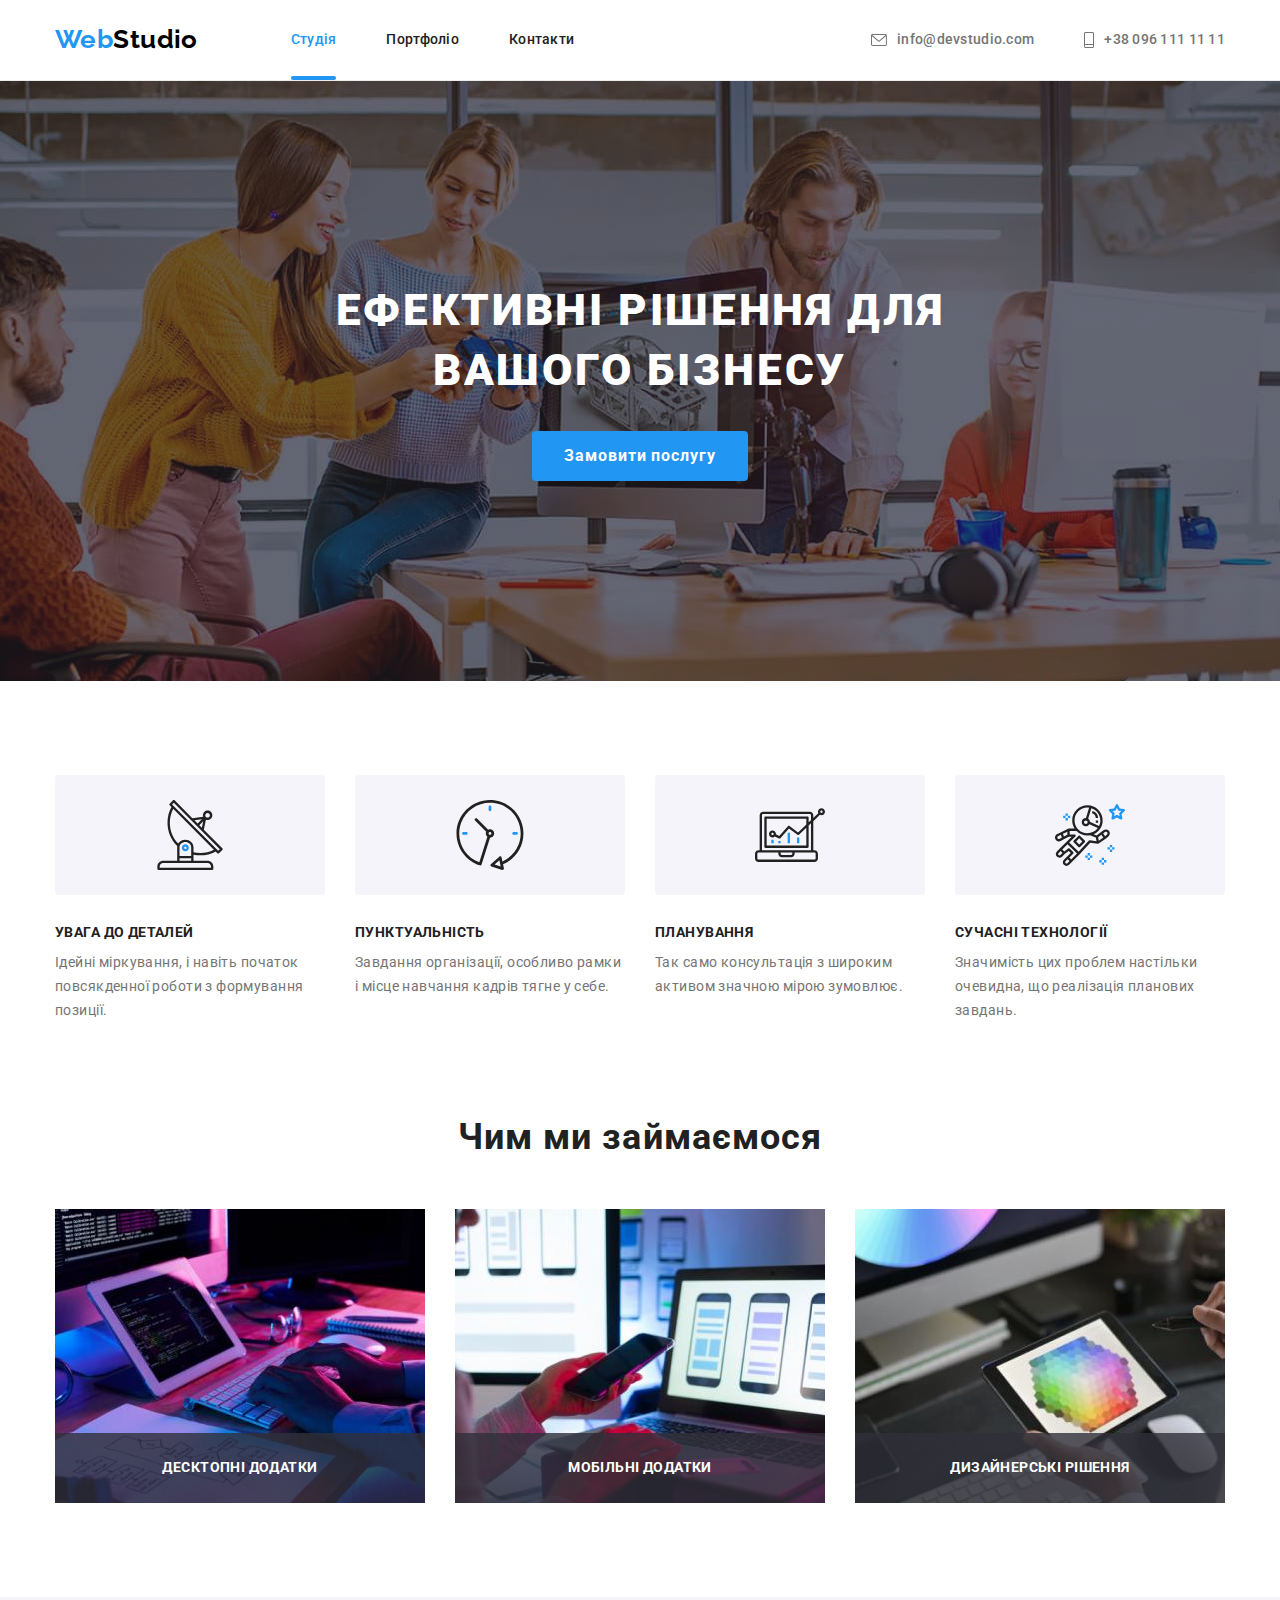
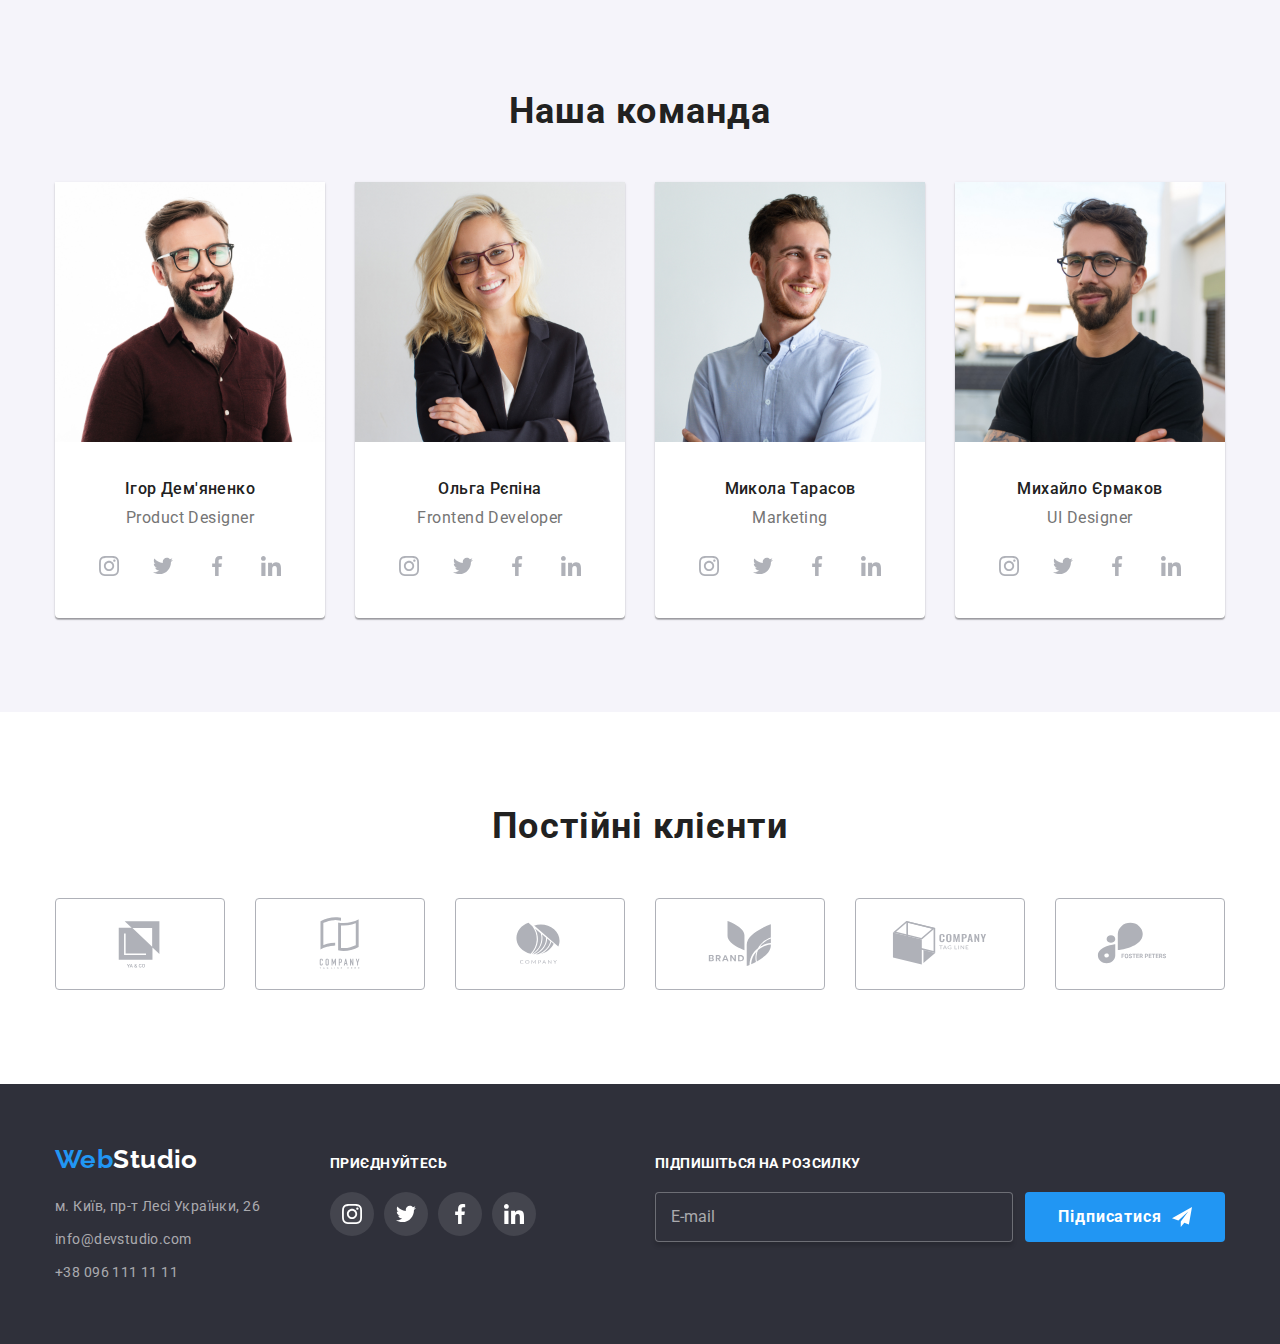
<file: index.html>
<!DOCTYPE html>
<html lang="uk">
  <head>
    <meta charset="UTF-8" />
    <meta http-equiv="X-UA-Compatible" content="IE=edge" />
    <meta name="viewport" content="width=device-width, initial-scale=1.0" />
    <title>WebStudio</title>
    <link rel="preconnect" href="https://fonts.googleapis.com" />
    <link rel="preconnect" href="https://fonts.gstatic.com" crossorigin />
    <link
      href="https://fonts.googleapis.com/css2?family=Raleway:wght@700&family=Roboto:wght@400;500;700;900&display=swap"
      rel="stylesheet"
    />
    <link
      rel="stylesheet"
      href="https://cdnjs.cloudflare.com/ajax/libs/modern-normalize/1.1.0/modern-normalize.min.css"
    />
    <link rel="stylesheet" href="./css/styles.css" />
  </head>
  <body>
    <header class="header">
      <div class="container main-nav">
        <nav class="nav-list">
          <a href="./index.html" class="logo">Web<span class="nav-color">Studio</span></a>
          <ul class="site-nav list">
            <li class="item">
              <div class="after-line">
                <a href="./index.html" class="link studio-link">Студія</a>
              </div>
            </li>

            <li class="item">
              <div class="">
                <a href="./portfolio.html" class="link">Портфоліо</a>
              </div>
            </li>

            <li class="item">
              <div class=""><a href="" class="link">Контакти</a></div>
            </li>
          </ul>
        </nav>

        <ul class="auth-nav list">
          <li class="item">
            <a href="mailto:info@devstudio.com" class="link">
              <svg class="mail-icon">
                <use href="./img/sprites.svg#icon-mail"></use>
              </svg>
              info@devstudio.com</a
            >
          </li>
          <li class="item">
            <a href="tel:+380961111111" class="link link-mob">
              <svg class="mob-icon">
                <use href="./img/sprites.svg#icon-mob"></use>
              </svg>
              +38 096 111 11 11</a
            >
          </li>
        </ul>
      </div>
    </header>

    <main>
      <!-- Site Title-->
      <section class="main-section background-section">
        <div class="container">
          <h1 class="section-title">Ефективні рішення для вашого бізнесу</h1>
          <button type="button" class="button-title" data-modal-open>Замовити послугу</button>
        </div>
      </section>

      <!-- Our advantages -->
      <section class="section-advantages section">
        <h2 class="advantages-title visually-hidden">Нашi переваги</h2>
        <div class="container">
          <ul class="list-title list">
            <li class="item-advantages">
              <div class="logo-advantages">
                <svg class="icon">
                  <use href="./img/sprites.svg#icon-antenna"></use>
                </svg>
              </div>

              <h3 class="title">УВАГА ДО ДЕТАЛЕЙ</h3>
              <p class="advantages-text">
                Ідейні міркування, і навіть початок повсякденної роботи з формування позиції.
              </p>
            </li>
            <li class="item-advantages">
              <div class="logo-advantages">
                <svg class="icon">
                  <use href="./img/sprites.svg#icon-clock"></use>
                </svg>
              </div>

              <h3 class="title">ПУНКТУАЛЬНІСТЬ</h3>
              <p class="advantages-text">
                Завдання організації, особливо рамки і місце навчання кадрів тягне у себе.
              </p>
            </li>
            <li class="item-advantages">
              <div class="logo-advantages">
                <svg class="icon">
                  <use href="./img/sprites.svg#icon-diagram"></use>
                </svg>
              </div>

              <h3 class="title">ПЛАНУВАННЯ</h3>
              <p class="advantages-text">
                Так само консультація з широким активом значною мірою зумовлює.
              </p>
            </li>
            <li class="item-advantages">
              <div class="logo-advantages">
                <svg class="icon">
                  <use href="./img/sprites.svg#icon-astronaut"></use>
                </svg>
              </div>

              <h3 class="title">СУЧАСНІ ТЕХНОЛОГІЇ</h3>
              <p class="advantages-text">
                Значимість цих проблем настільки очевидна, що реалізація планових завдань.
              </p>
            </li>
          </ul>
        </div>
      </section>

      <!--What we are doing-->
      <section class="section-information section">
        <div class="container">
          <h2 class="information-title">Чим ми займаємося</h2>

          <ul class="list-img list">
            <li class="item-progect">
              <div class="img-text">
                <img src="./img/tablet1.jpg" alt="Робота з планшетом" width="370" class="img" />
                <div class="img-description"><p class="text-description">Десктопні додатки</p></div>
              </div>
            </li>
            <li class="item-progect">
              <div class="img-text">
                <img src="./img/tablet2.jpg" alt="Робота з ноутбуком" width="370" class="img" />
                <div class="img-description"><p class="text-description">Мобільні додатки</p></div>
              </div>
            </li>
            <li class="item-progect">
              <div class="img-text">
                <img src="./img/tablet3.jpg" alt="Малювання на планшетi" width="370" class="img" />
                <div class="img-description">
                  <p class="text-description">Дизайнерські рішення</p>
                </div>
              </div>
            </li>
          </ul>
        </div>
      </section>

      <!--Our team-->

      <section class="section-team section">
        <div class="container">
          <h2 class="information-title">Наша команда</h2>

          <ul class="list-team list">
            <li class="cards">
              <img
                src="./img/Our-team1.jpg"
                alt="Чоловiк у коричневiй сорочцi"
                width="270"
                class="img-cards"
              />

              <div class="our-team">
                <h3 class="team-title item">Ігор Дем'яненко</h3>
                <p class="team-text item">Product Designer</p>

                <ul class="social-wrapper list">
                  <li class="social-list">
                    <a href="https://www.instagram.com/" class="social-links">
                      <svg class="icon-team">
                        <use href="./img/sprites.svg#icon-instagram"></use>
                      </svg>
                    </a>
                  </li>
                  <li class="social-list">
                    <a href="https://twitter.com/" class="social-links">
                      <svg class="icon-team">
                        <use href="./img/sprites.svg#icon-twitter"></use>
                      </svg>
                    </a>
                  </li>
                  <li class="social-list">
                    <a href="https://www.facebook.com/" class="social-links">
                      <svg class="icon-team">
                        <use href="./img/sprites.svg#icon-facebook"></use>
                      </svg>
                    </a>
                  </li>
                  <li class="social-list">
                    <a href="https://www.linkedin.com/" class="social-links">
                      <svg class="icon-team">
                        <use href="./img/sprites.svg#icon-linkedin"></use>
                      </svg>
                    </a>
                  </li>
                </ul>
              </div>
            </li>

            <li class="cards">
              <img
                src="./img/Our-team2.jpg"
                alt="Жiнка у чорному пiджаку"
                width="270"
                class="img-cards"
              />

              <div class="our-team">
                <h3 class="team-title item">Ольга Рєпіна</h3>
                <p class="team-text item">Frontend Developer</p>

                <ul class="social-wrapper list">
                  <li class="social-list">
                    <a href="https://www.instagram.com/" class="social-links">
                      <svg class="icon-team">
                        <use href="./img/sprites.svg#icon-instagram"></use>
                      </svg>
                    </a>
                  </li>
                  <li class="social-list">
                    <a href="https://twitter.com/" class="social-links">
                      <svg class="icon-team">
                        <use href="./img/sprites.svg#icon-twitter"></use>
                      </svg>
                    </a>
                  </li>
                  <li class="social-list">
                    <a href="https://www.facebook.com/" class="social-links">
                      <svg class="icon-team">
                        <use href="./img/sprites.svg#icon-facebook"></use>
                      </svg>
                    </a>
                  </li>
                  <li class="social-list">
                    <a href="https://www.linkedin.com/" class="social-links">
                      <svg class="icon-team">
                        <use href="./img/sprites.svg#icon-linkedin"></use>
                      </svg>
                    </a>
                  </li>
                </ul>
              </div>
            </li>

            <li class="cards">
              <img
                src="./img/Our-team3.jpg"
                alt="Чоловiк у бiлой сорочцi"
                width="270"
                class="img-cards"
              />

              <div class="our-team">
                <h3 class="team-title item">Микола Тарасов</h3>
                <p class="team-text item">Marketing</p>

                <ul class="social-wrapper list">
                  <li class="social-list">
                    <a href="https://www.instagram.com/" class="social-links">
                      <svg class="icon-team">
                        <use href="./img/sprites.svg#icon-instagram"></use>
                      </svg>
                    </a>
                  </li>
                  <li class="social-list">
                    <a href="https://twitter.com/" class="social-links">
                      <svg class="icon-team">
                        <use href="./img/sprites.svg#icon-twitter"></use>
                      </svg>
                    </a>
                  </li>
                  <li class="social-list">
                    <a href="https://www.facebook.com/" class="social-links">
                      <svg class="icon-team">
                        <use href="./img/sprites.svg#icon-facebook"></use>
                      </svg>
                    </a>
                  </li>
                  <li class="social-list">
                    <a href="https://www.linkedin.com/" class="social-links">
                      <svg class="icon-team">
                        <use href="./img/sprites.svg#icon-linkedin"></use>
                      </svg>
                    </a>
                  </li>
                </ul>
              </div>
            </li>

            <li class="cards">
              <img
                src="./img/Our-team4.jpg"
                alt="Чоловiк у чорнiй футболцi"
                width="270"
                class="img-cards"
              />

              <div class="our-team">
                <h3 class="team-title item">Михайло Єрмаков</h3>
                <p class="team-text item">UI Designer</p>

                <ul class="social-wrapper list">
                  <li class="social-list">
                    <a href="https://www.instagram.com/" class="social-links">
                      <svg class="icon-team">
                        <use href="./img/sprites.svg#icon-instagram"></use>
                      </svg>
                    </a>
                  </li>
                  <li class="social-list">
                    <a href="https://twitter.com/" class="social-links">
                      <svg class="icon-team">
                        <use href="./img/sprites.svg#icon-twitter"></use>
                      </svg>
                    </a>
                  </li>
                  <li class="social-list">
                    <a href="https://www.facebook.com/" class="social-links">
                      <svg class="icon-team">
                        <use href="./img/sprites.svg#icon-facebook"></use>
                      </svg>
                    </a>
                  </li>
                  <li class="social-list">
                    <a href="https://www.linkedin.com/" class="social-links">
                      <svg class="icon-team">
                        <use href="./img/sprites.svg#icon-linkedin"></use>
                      </svg>
                    </a>
                  </li>
                </ul>
              </div>
            </li>
          </ul>
        </div>
      </section>

      <section class="section">
        <div class="container">
          <h2 class="information-title">Постійні клієнти</h2>

          <ul class="partners-wrapper list">
            <li class="partners-list">
              <a href="" class="partners-links">
                <svg class="icon-partners">
                  <use href="./img/sprites.svg#icon-Logo1"></use>
                </svg>
              </a>
            </li>
            <li class="partners-list">
              <a href="" class="partners-links"
                ><svg class="icon-partners">
                  <use href="./img/sprites.svg#icon-Logo2"></use></svg
              ></a>
            </li>
            <li class="partners-list">
              <a href="" class="partners-links"
                ><svg class="icon-partners">
                  <use href="./img/sprites.svg#icon-Logo3"></use></svg
              ></a>
            </li>
            <li class="partners-list">
              <a href="" class="partners-links"
                ><svg class="icon-partners">
                  <use href="./img/sprites.svg#icon-Logo4"></use></svg
              ></a>
            </li>
            <li class="partners-list">
              <a href="" class="partners-links"
                ><svg class="icon-partners">
                  <use href="./img/sprites.svg#icon-Logo5"></use></svg
              ></a>
            </li>
            <li class="partners-list">
              <a href="" class="partners-links"
                ><svg class="icon-partners">
                  <use href="./img/sprites.svg#icon-Logo6"></use></svg
              ></a>
            </li>
          </ul>
        </div>
      </section>
    </main>

    <!--Address-->
    <footer class="main-section footer">
      <div class="container footer-wrapper">
        <div class="address-wrapper">
          <a href="./index.html" class="logo footer-logo"
            >Web<span class="address-color">Studio</span></a
          >

          <address>
            <ul class="address-list list">
              <li class="address-link">
                <a
                  href="https://goo.gl/maps/fLpn6MvoGNUkyfBc7"
                  target="_blank"
                  rel="noopener noreferrer"
                  class="link"
                  >м. Київ, пр-т Лесі Українки, 26</a
                >
              </li>
              <li class="address-link">
                <a href="mailto:info@devstudio.com" class="link">info@devstudio.com</a>
              </li>
              <li class="address-link">
                <a href="tel:+380961111111" class="link">+38 096 111 11 11</a>
              </li>
            </ul>
          </address>
        </div>

        <div>
          <p class="social-description">приєднуйтесь</p>

          <ul class="social-wrapper list">
            <li class="social-list">
              <a href="https://www.instagram.com/" class="social-links footer-icons">
                <svg class="icon-team icon-socials">
                  <use href="./img/sprites.svg#icon-instagram"></use>
                </svg>
              </a>
            </li>
            <li class="social-list">
              <a href="https://twitter.com/" class="social-links footer-icons">
                <svg class="icon-team icon-socials">
                  <use href="./img/sprites.svg#icon-twitter"></use>
                </svg>
              </a>
            </li>
            <li class="social-list">
              <a href="https://www.facebook.com/" class="social-links footer-icons">
                <svg class="icon-team icon-socials">
                  <use href="./img/sprites.svg#icon-facebook"></use>
                </svg>
              </a>
            </li>
            <li class="social-list">
              <a href="https://www.linkedin.com/" class="social-links footer-icons">
                <svg class="icon-team icon-socials">
                  <use href="./img/sprites.svg#icon-linkedin"></use>
                </svg>
              </a>
            </li>
          </ul>
        </div>

        <form class="form-subscribe">
          <p class="social-description">Підпишіться на розсилку</p>
          <div class="container-subscribe">
            <input type="email" name="email" id="email" placeholder="E-mail" />

            <button type="submit" class="button-subscribe button-title">
              Підписатися
              <svg class="icon-telegram">
                <use href="./img/sprites.svg#icon-telegram"></use>
              </svg>
            </button>
          </div>
        </form>
      </div>
    </footer>

    <div class="backdrop is-hidden" data-modal>
      <div class="modal">
        <form class="form">
          <p class="modal-title">Залиште свої дані, ми вам передзвонимо</p>

          <label for="name">Ім'я</label>
          <div class="form-wrap">
            <input type="text" name="name" id="name" />
            <svg class="form-name">
              <use href="./img/sprites.svg#icon-name"></use>
            </svg>
          </div>

          <label for="tel">Телефон</label>
          <div class="form-wrap">
            <input type="tel" name="tel" id="tel" />
            <svg class="form-telephone">
              <use href="./img/sprites.svg#icon-telephone"></use>
            </svg>
          </div>

          <label for="email-form">Пошта</label>
          <div class="form-wrap">
            <input type="email" name="email" id="email-form" />
            <svg class="form-email">
              <use href="./img/sprites.svg#icon-email"></use>
            </svg>
          </div>

          <label for="Comment">Коментар</label>
          <textarea name="Comment" id="Comment" placeholder="Введіть текст"></textarea>

          <div class="accept">
            <input type="checkbox" id="accept" name="accept" required class="visually-hidden" />

            <label for="accept">
              <span class="checkbox">
                <svg>
                  <use href="./img/sprites.svg#icon-tick"></use>
                </svg>
              </span>
              Погоджуюся з розсилкою та приймаю
              <span class="line-contract"><a href="">Умови договору</a></span>
            </label>
          </div>

          <button type="submit" class="button-title button-submit">Відправити</button>
        </form>
        <button class="modal-button" data-modal-close>
          <svg class="icon-modal">
            <use href="./img/sprites.svg#icon-close"></use>
          </svg>
        </button>
      </div>
    </div>

    <script src="./modal.js"></script>
  </body>
</html>
</file>
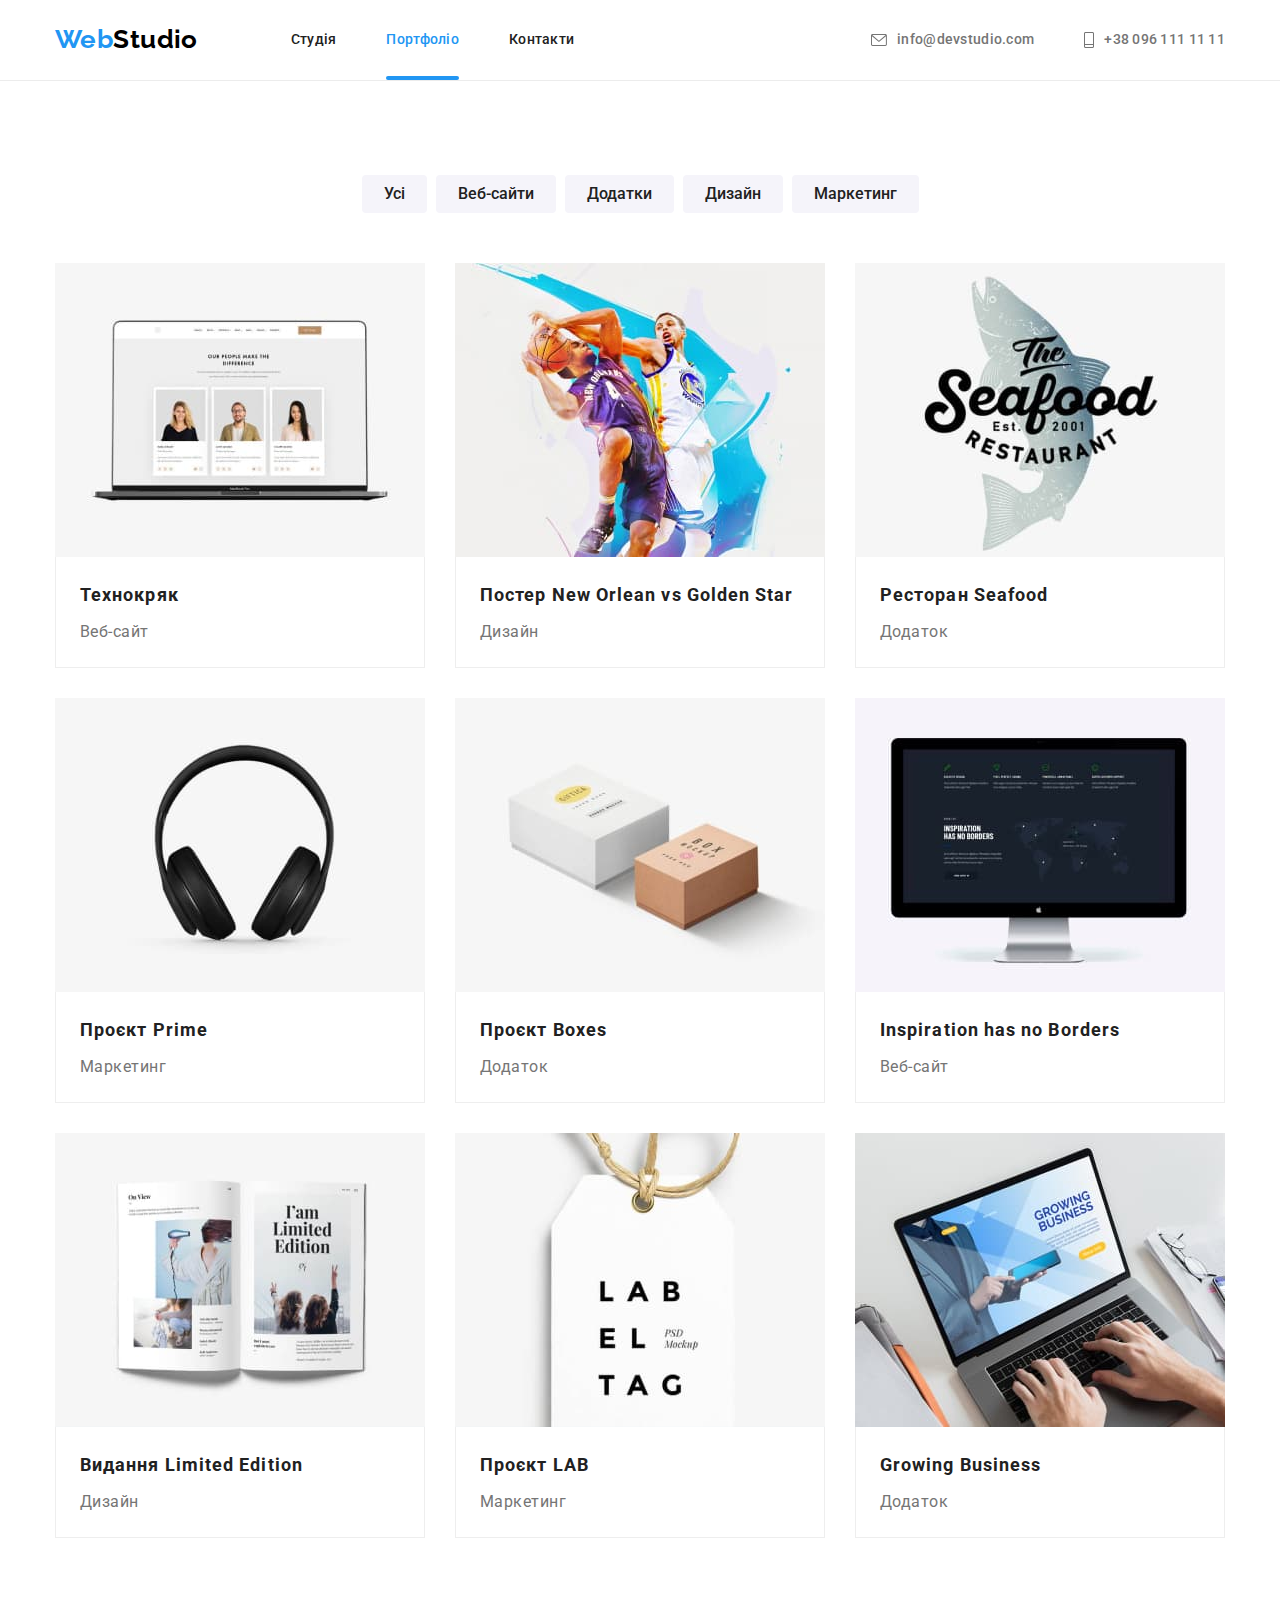
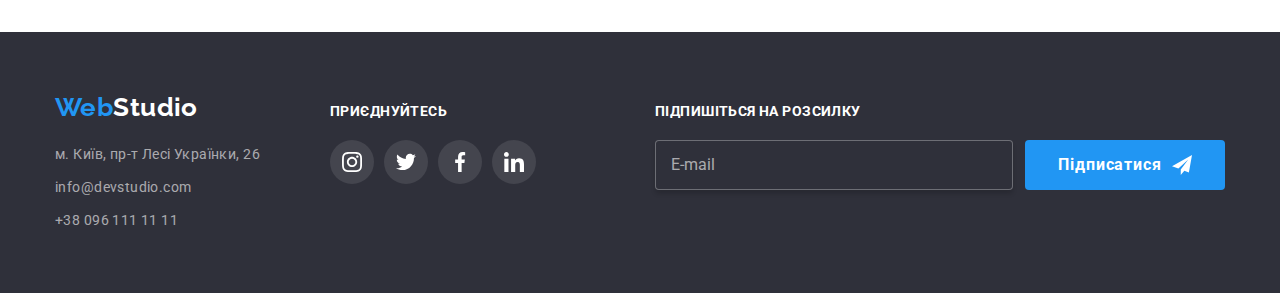
<file: portfolio.html>
<!DOCTYPE html>
<html lang="uk">
  <head class="header">
    <meta charset="UTF-8" />
    <meta http-equiv="X-UA-Compatible" content="IE=edge" />
    <meta name="viewport" content="width=device-width, initial-scale=1.0" />
    <title>WebStudio</title>
    <link rel="preconnect" href="https://fonts.googleapis.com" />
    <link rel="preconnect" href="https://fonts.gstatic.com" crossorigin />
    <link
      href="https://fonts.googleapis.com/css2?family=Raleway:wght@700&family=Roboto:wght@400;500;700;900&display=swap"
      rel="stylesheet"
    />
    <link
      rel="stylesheet"
      href="https://cdnjs.cloudflare.com/ajax/libs/modern-normalize/1.1.0/modern-normalize.min.css"
    />
    <link rel="stylesheet" href="./css/styles.css" />
  </head>

  <body>
    <header class="header">
      <div class="container main-nav">
        <nav class="nav-list">
          <a href="./index.html" class="logo">Web<span class="nav-color">Studio</span></a>
          <ul class="site-nav list">
            <li class="item">
              <div class="">
                <a href="./index.html" class="link">Студія</a>
              </div>
            </li>

            <li class="item">
              <div class="after-line">
                <a href="./portfolio.html" class="link portfolio-link">Портфоліо</a>
              </div>
            </li>

            <li class="item">
              <div class=""><a href="" class="link">Контакти</a></div>
            </li>
          </ul>
        </nav>

        <ul class="auth-nav list">
          <li class="item">
            <a href="mailto:info@devstudio.com" class="link">
              <svg class="mail-icon">
                <use href="./img/sprites.svg#icon-mail"></use>
              </svg>
              info@devstudio.com</a
            >
          </li>
          <li class="item">
            <a href="tel:+380961111111" class="link link-mob">
              <svg class="mob-icon">
                <use href="./img/sprites.svg#icon-mob"></use>
              </svg>
              +38 096 111 11 11</a
            >
          </li>
        </ul>
      </div>
    </header>

    <main>
      <!-- Portfolio -->
      <section class="portfolio-section">
        <h1 class="visually-hidden">Портфолио</h1>
        <div class="container">
          <ul class="list-btn list">
            <li class="item"><button type="button" class="button-filter">Усі</button></li>
            <li class="item"><button type="button" class="button-filter">Веб-сайти</button></li>
            <li class="item"><button type="button" class="button-filter">Додатки</button></li>
            <li class="item"><button type="button" class="button-filter">Дизайн</button></li>
            <li class="item"><button type="button" class="button-filter">Маркетинг</button></li>
          </ul>

          <ul class="work-list list">
            <li class="work-item">
              <a href="" target="_blank" rel="noopener noreferrer" class="list-link">
                <div class="work-wrap-details">
                  <img
                    src="./img/portfolio/portfolio1.jpg"
                    alt="Ноутбук"
                    width="370"
                    class="work-img"
                  />
                  <p class="card-details">
                    Ресурс пропонує комплексні пропозиції з різним рівнем функціоналу та сервісів.
                    Все це дозволить відвідувачу отримати вичерпні відомості про компанію чи
                    приватну особу.
                  </p>
                </div>

                <div class="border">
                  <h2 class="portfolio-title">Технокряк</h2>
                  <p class="portfolio-text">Веб-сайт</p>
                </div>
              </a>
            </li>

            <li class="work-item">
              <a href="" target="_blank" rel="noopener noreferrer" class="list-link"
                ><div class="work-wrap-details">
                  <img
                    src="./img/portfolio/portfolio2.jpg"
                    alt="Баскетболисти"
                    width="370"
                    class="work-img"
                  />
                  <p class="card-details">
                    Ресурс пропонує комплексні пропозиції з різним рівнем функціоналу та сервісів.
                    Все це дозволить відвідувачу отримати вичерпні відомості про компанію чи
                    приватну особу.
                  </p>
                </div>
                <div class="border">
                  <h2 class="portfolio-title">Постер New Orlean vs Golden Star</h2>
                  <p class="portfolio-text">Дизайн</p>
                </div>
              </a>
            </li>
            <li class="work-item">
              <a href="" target="_blank" rel="noopener noreferrer" class="list-link"
                ><div class="work-wrap-details">
                  <img
                    src="./img/portfolio/portfolio3.jpg"
                    alt="Риба"
                    width="370"
                    class="work-img"
                  />
                  <p class="card-details">
                    Ресурс пропонує комплексні пропозиції з різним рівнем функціоналу та сервісів.
                    Все це дозволить відвідувачу отримати вичерпні відомості про компанію чи
                    приватну особу.
                  </p>
                </div>
                <div class="border">
                  <h2 class="portfolio-title">Ресторан Seafood</h2>
                  <p class="portfolio-text">Додаток</p>
                </div>
              </a>
            </li>
            <li class="work-item">
              <a href="" target="_blank" rel="noopener noreferrer" class="list-link">
                <div class="work-wrap-details">
                  <img
                    src="./img/portfolio/portfolio4.jpg"
                    alt="Навушники"
                    width="370"
                    class="work-img"
                  />
                  <p class="card-details">
                    Ресурс пропонує комплексні пропозиції з різним рівнем функціоналу та сервісів.
                    Все це дозволить відвідувачу отримати вичерпні відомості про компанію чи
                    приватну особу.
                  </p>
                </div>
                <div class="border">
                  <h2 class="portfolio-title">Проєкт Prime</h2>
                  <p class="portfolio-text">Маркетинг</p>
                </div>
              </a>
            </li>
            <li class="work-item">
              <a href="" target="_blank" rel="noopener noreferrer" class="list-link"
                ><div class="work-wrap-details">
                  <img
                    src="./img/portfolio/portfolio5.jpg"
                    alt="Коробки"
                    width="370"
                    class="work-img"
                  />
                  <p class="card-details">
                    Ресурс пропонує комплексні пропозиції з різним рівнем функціоналу та сервісів.
                    Все це дозволить відвідувачу отримати вичерпні відомості про компанію чи
                    приватну особу.
                  </p>
                </div>
                <div class="border">
                  <h2 class="portfolio-title">Проєкт Boxes</h2>
                  <p class="portfolio-text">Додаток</p>
                </div>
              </a>
            </li>
            <li class="work-item">
              <a href="" target="_blank" rel="noopener noreferrer" class="list-link"
                ><div class="work-wrap-details">
                  <img
                    src="./img/portfolio/portfolio6.jpg"
                    alt="Компьютер"
                    width="370"
                    class="work-img"
                  />
                  <p class="card-details">
                    Ресурс пропонує комплексні пропозиції з різним рівнем функціоналу та сервісів.
                    Все це дозволить відвідувачу отримати вичерпні відомості про компанію чи
                    приватну особу.
                  </p>
                </div>
                <div class="border">
                  <h2 class="portfolio-title">Inspiration has no Borders</h2>
                  <p class="portfolio-text">Веб-сайт</p>
                </div>
              </a>
            </li>
            <li class="work-item">
              <a href="" target="_blank" rel="noopener noreferrer" class="list-link"
                ><div class="work-wrap-details">
                  <img
                    src="./img/portfolio/portfolio7.jpg"
                    alt="Книга"
                    width="370"
                    class="work-img"
                  />
                  <p class="card-details">
                    Ресурс пропонує комплексні пропозиції з різним рівнем функціоналу та сервісів.
                    Все це дозволить відвідувачу отримати вичерпні відомості про компанію чи
                    приватну особу.
                  </p>
                </div>
                <div class="border">
                  <h2 class="portfolio-title">Видання Limited Edition</h2>
                  <p class="portfolio-text">Дизайн</p>
                </div>
              </a>
            </li>
            <li class="work-item">
              <a href="" target="_blank" rel="noopener noreferrer" class="list-link"
                ><div class="work-wrap-details">
                  <img
                    src="./img/portfolio/portfolio8.jpg"
                    alt="Этiкетка"
                    width="370"
                    class="work-img"
                  />
                  <p class="card-details">
                    Ресурс пропонує комплексні пропозиції з різним рівнем функціоналу та сервісів.
                    Все це дозволить відвідувачу отримати вичерпні відомості про компанію чи
                    приватну особу.
                  </p>
                </div>
                <div class="border">
                  <h2 class="portfolio-title">Проєкт LAB</h2>
                  <p class="portfolio-text">Маркетинг</p>
                </div>
              </a>
            </li>
            <li class="work-item">
              <a href="" target="_blank" rel="noopener noreferrer" class="list-link"
                ><div class="work-wrap-details">
                  <img
                    src="./img/portfolio/portfolio9.jpg"
                    alt="Ноутбук"
                    width="370"
                    class="work-img"
                  />
                  <p class="card-details">
                    Ресурс пропонує комплексні пропозиції з різним рівнем функціоналу та сервісів.
                    Все це дозволить відвідувачу отримати вичерпні відомості про компанію чи
                    приватну особу.
                  </p>
                </div>
                <div class="border">
                  <h2 class="portfolio-title">Growing Business</h2>
                  <p class="portfolio-text">Додаток</p>
                </div>
              </a>
            </li>
          </ul>
        </div>
      </section>
    </main>

    <!--Address-->
    <footer class="main-section footer">
      <div class="container footer-wrapper">
        <div class="address-wrapper">
          <a href="./index.html" class="logo footer-logo"
            >Web<span class="address-color">Studio</span></a
          >

          <address>
            <ul class="address-list list">
              <li class="address-link">
                <a
                  href="https://goo.gl/maps/fLpn6MvoGNUkyfBc7"
                  target="_blank"
                  rel="noopener noreferrer"
                  class="link"
                  >м. Київ, пр-т Лесі Українки, 26</a
                >
              </li>
              <li class="address-link">
                <a href="mailto:info@devstudio.com" class="link">info@devstudio.com</a>
              </li>
              <li class="address-link">
                <a href="tel:+380961111111" class="link">+38 096 111 11 11</a>
              </li>
            </ul>
          </address>
        </div>

        <div>
          <p class="social-description">приєднуйтесь</p>

          <ul class="social-wrapper list">
            <li class="social-list">
              <a href="https://www.instagram.com/" class="social-links footer-icons">
                <svg class="icon-team icon-socials">
                  <use href="./img/sprites.svg#icon-instagram"></use>
                </svg>
              </a>
            </li>
            <li class="social-list">
              <a href="https://twitter.com/" class="social-links footer-icons">
                <svg class="icon-team icon-socials">
                  <use href="./img/sprites.svg#icon-twitter"></use>
                </svg>
              </a>
            </li>
            <li class="social-list">
              <a href="https://www.facebook.com/" class="social-links footer-icons">
                <svg class="icon-team icon-socials">
                  <use href="./img/sprites.svg#icon-facebook"></use>
                </svg>
              </a>
            </li>
            <li class="social-list">
              <a href="https://www.linkedin.com/" class="social-links footer-icons">
                <svg class="icon-team icon-socials">
                  <use href="./img/sprites.svg#icon-linkedin"></use>
                </svg>
              </a>
            </li>
          </ul>
        </div>

        <div class="form-subscribe">
          <p class="social-description">Підпишіться на розсилку</p>
          <div class="container-subscribe">
            <input type="email" name="email" id="email" placeholder="E-mail" />

            <button type="submit" class="button-subscribe button-title">
              Підписатися
              <svg class="icon-telegram">
                <use href="./img/sprites.svg#icon-telegram"></use>
              </svg>
            </button>
          </div>
        </div>
      </div>
    </footer>
  </body>
</html>
</file>
<file: css/styles.css>
/* цыет основного текста #757575 */

/* вторичны цвет текста  #212121; */

/* акцент #2196F3; */

/* белый цвет #FFFFFF; */

:root {
  --primary-text-color: #757575;
  --title-text-color: #212121;
  --accent-text-color: #2196f3;
  --primary-background-color: #ffffff;
  --secondary-background-color: #f5f4fa;
  --secondary-background-studio: #2f303a;
  --secondary-text-color: #000000;
  --icon-color: #afb1b8;
  --header-border-color: #ececec;
  --secondary-link-color: rgba(255, 255, 255, 0.6);
  --fill-svg-color: #000000;
}

.container {
  width: 1200px;
  margin: 0 auto;
  padding-left: 15px;
  padding-right: 15px;
}

.main-nav {
  display: flex;
}

.header {
  border-bottom: 1px solid var(--header-border-color);
}

h1,
h2,
h3,
h4,
h5,
h6,
ul,
p {
  margin-top: 0;
  margin-bottom: 0;
}

.list {
  list-style: none;
}

body {
  background-color: var(--primary-background-color);
  color: var(--primary-text-color);
  font-family: Roboto, sans-serif;
  font-size: 14px;
  line-height: 1.71;
  letter-spacing: 0.03em;
}

/* hidden title */

.visually-hidden {
  position: absolute;
  white-space: nowrap;
  width: 1px;
  height: 1px;
  overflow: hidden;
  border: 0;
  padding: 0;
  clip: rect(0 0 0 0);
  clip-path: inset(50%);
  margin: -1px;
}

.logo {
  color: var(--accent-text-color);
  font-family: Raleway, sans-serif;
  font-weight: 700;
  font-size: 26px;
  line-height: 1.19;

  text-decoration: none;

  display: block;

  padding-top: 24px;
  padding-bottom: 24px;
  margin-right: 93px;
}

/* site nav */

.after-line {
  position: relative;
}

/* .after-line:hover::after {
  width: 100%;
  height: 4px;
  opacity: 1;
} */

.after-line::after {
  position: absolute;

  content: '';
  width: 100%;
  height: 4px;
  bottom: 0;

  background: var(--accent-text-color);

  border-radius: 2px;
}

.nav-color {
  color: var(--secondary-text-color);
}

.nav-list {
  display: flex;
}

.site-nav {
  display: flex;
  padding-left: 0;
}

.site-nav .item:not(:last-child) {
  margin-right: 50px;
}

.site-nav .link {
  color: var(--title-text-color);
  font-weight: 500;
  font-size: 14px;
  line-height: 1.14;
  letter-spacing: 0.02em;

  display: block;
  padding-top: 32px;
  padding-bottom: 32px;

  text-decoration: none;

  transition: color 250ms cubic-bezier(0.4, 0, 0.2, 1);
}

.site-nav .link:hover,
.site-nav .link:focus {
  color: var(--accent-text-color);
}

.site-nav .studio-link {
  color: var(--accent-text-color);
}

.site-nav .portfolio-link {
  color: var(--accent-text-color);
}

.auth-nav {
  display: flex;
  padding-left: 0;
  margin-left: auto;
  align-items: center;
}

.auth-nav .item {
  display: flex;
  align-items: center;
  padding: 0;
  margin-left: 0;
}

.auth-nav .link {
  color: var(--primary-text-color);
  font-weight: 500;
  font-size: 14px;
  line-height: 1.14;
  letter-spacing: 0.02em;

  display: flex;
  padding-top: 32px;
  padding-bottom: 32px;
  align-items: center;

  text-decoration: none;

  transition: color 250ms cubic-bezier(0.4, 0, 0.2, 1);
}

.auth-nav .item + .item {
  margin-left: 50px;
}

.auth-nav .link:hover,
.auth-nav .link:focus {
  color: var(--accent-text-color);
}

.mail-icon {
  width: 16px;
  height: 12px;
  margin-right: 10px;
  fill: currentColor;

  transition: fill 250ms cubic-bezier(0.4, 0, 0.2, 1);
}

.mob-icon {
  width: 10px;
  height: 16px;
  margin-right: 10px;
  fill: currentColor;

  transition: fill 250ms cubic-bezier(0.4, 0, 0.2, 1);
}

.link-mob:hover svg {
  fill: var(--accent-text-color);
}

.link-mail:hover svg {
  fill: var(--accent-text-color);
}

/* section */

.section {
  padding-top: 94px;
  padding-bottom: 94px;
}

/* site title */

.main-section {
  padding: 200px 0;
  text-align: center;
}

.background-section {
  background-image: linear-gradient(rgba(47, 48, 58, 0.4), rgba(47, 48, 58, 0.4)),
    url(../img/background/background1.jpg);
  background-repeat: no-repeat;
  background-position: center;
  max-width: 1600px;
  min-height: 600px;
  margin: 0 auto;
}

.section-title {
  color: var(--primary-background-color);
  font-weight: 900;
  font-size: 44px;
  line-height: 1.36;
  text-align: center;
  letter-spacing: 0.06em;
  text-transform: uppercase;

  width: 696px;
  margin-left: auto;
  margin-right: auto;

  margin-bottom: 30px;
}

.button-title {
  background: var(--accent-text-color);
  color: var(--primary-background-color);
  font-family: inherit;
  font-weight: 700;
  font-size: 16px;
  text-align: center;
  line-height: 1.88;
  letter-spacing: 0.06em;
  cursor: pointer;

  border-radius: 4px;
  min-width: 216px;
  padding: 10px 32px;

  border: none;

  transition: background-color 250ms, box-shadow 250ms cubic-bezier(0.4, 0, 0.2, 1);
}

.button-title:hover,
.button-title:focus {
  background: var(--accent-text-color);
  box-shadow: 0px 4px 4px 0px rgba(0, 0, 0, 0.15);
}

/* modal window */

.backdrop {
  position: fixed;
  left: 0;
  top: 0;
  width: 100%;
  height: 100%;
  background: rgba(0, 0, 0, 0.2);
}

.backdrop.is-hidden {
  opacity: 0;
  pointer-events: none;
}

.modal {
  min-width: 528px;
  min-height: 581px;
  background: #ffffff;
  position: absolute;
  left: 50%;
  top: 50%;
  transform: translate(-50%, -50%);
  border-radius: 4px;
  box-shadow: 0px 2px 1px rgba(0, 0, 0, 0.2), 0px 1px 1px rgba(0, 0, 0, 0.14),
    0px 1px 3px rgba(0, 0, 0, 0.12);
  padding: 40px 40px;
}

.modal-button {
  display: flex;
  align-items: center;
  justify-content: center;

  width: 30px;
  height: 30px;

  background: var(--primary-background-color);
  border: none;
  border-radius: 50%;
  border: 1px solid rgba(0, 0, 0, 0.1);

  position: absolute;
  top: 8px;
  right: 8px;

  cursor: pointer;

  transition: fill 250ms cubic-bezier(0.4, 0, 0.2, 1);
}

.modal-button:hover,
.modal-button:focus svg {
  fill: var(--accent-text-color);
}

.icon-modal {
  height: 100%;
}

.modal-title {
  color: var(--title-text-color);

  font-weight: 700;
  font-size: 20px;
  line-height: 1.15;
  text-align: center;
  letter-spacing: 0.03em;

  margin-bottom: 12px;
}

.form label {
  display: block;
}

.form-name {
  width: 12px;
  height: 12px;
}

.form-telephone {
  width: 13px;
  height: 13px;
}

.form-email {
  width: 15px;
  height: 12px;
}

.form-wrap {
  position: relative;
  margin-bottom: 10px;
}

.form-wrap svg {
  position: absolute;
  top: 50%;
  left: 15px;
  transform: translateY(-50%);

  transition: fill 250ms cubic-bezier(0.4, 0, 0.2, 1);
}

.form input {
  width: 448px;
  height: 40px;
  padding: 0 42px;
  border: 1px solid rgba(33, 33, 33, 0.2);
  border-radius: 4px;
  outline: none;

  transition: border 250ms cubic-bezier(0.4, 0, 0.2, 1);
}

.form input:focus {
  border: 1px solid var(--accent-text-color);
}

.form input:focus + svg {
  fill: var(--accent-text-color);
}

.form textarea {
  padding: 12px 16px;
  margin-bottom: 10px;
  width: 448px;
  height: 120px;
  resize: none;
  border: 1px solid rgba(33, 33, 33, 0.2);
  border-radius: 4px;
  outline: none;

  transition: border 250ms cubic-bezier(0.4, 0, 0.2, 1);
}

.form textarea::placeholder {
  color: rgba(117, 117, 117, 0.5);
}

.form textarea:focus {
  border: 1px solid var(--accent-text-color);
}

.accept {
  display: flex;
  justify-content: center;
  margin-bottom: 30px;
}

.accept a {
  color: var(--accent-text-color);
  display: block;

  text-decoration: none;
}

.accept span {
  margin-left: 8px;
}

.accept label {
  display: flex;
  align-items: center;
}

.accept input:checked + label .checkbox {
  background-color: var(--accent-text-color);
  border: 2px solid var(--accent-text-color);
}
.checkbox {
  width: 16px;
  height: 15px;
  border: 2px solid var(--title-text-color);
  border-radius: 3px;
  margin-right: 7px;

  display: flex;
  align-items: center;
  justify-content: center;

  transition: background-color 250ms, border 250ms cubic-bezier(0.4, 0, 0.2, 1);
}

.checkbox svg {
  width: 11px;
  height: 8px;
}

.line-contract {
  position: relative;
}

.line-contract::after {
  position: absolute;

  content: '';
  width: 100%;
  height: 1px;
  top: 17px;
  background: var(--accent-text-color);
}

.button-submit {
  margin: 0 auto;
  display: block;
}

/* Portfolio buttons */

.button-filter {
  color: var(--title-text-color);
  background: var(--secondary-background-color);
  font-family: inherit;
  font-weight: 500;
  font-size: 16px;
  line-height: 1.62;
  cursor: pointer;

  padding: 6px 22px;
  border-radius: 4px;
  border: none;

  transition: color 250ms, background-color 250ms, box-shadow 250ms cubic-bezier(0.4, 0, 0.2, 1);
}

.button-filter:hover,
.button-filter:focus {
  color: var(--primary-background-color);
  background-color: var(--accent-text-color);
  box-shadow: 0px 3px 1px rgba(0, 0, 0, 0.1), 0px 1px 2px rgba(0, 0, 0, 0.08),
    0px 2px 2px rgba(0, 0, 0, 0.12);
}

/* advantages */

.advantages-title {
  color: var(--title-text-color);
}

.list-title {
  display: flex;
  padding: 0;
  margin: 0;
}

.list-title .title {
  color: var(--title-text-color);
  font-weight: 700;
  font-size: 14px;
  line-height: 1.14;
  letter-spacing: 0.03em;
  text-transform: uppercase;
}

.title {
  margin-bottom: 10px;
}

.list-title .item-advantages + .item-advantages {
  margin-left: 30px;
}

.logo-advantages {
  background: var(--secondary-background-color);
  border-radius: 4px;

  width: 270px;
  height: 120px;
  display: flex;
  align-items: center;
  justify-content: center;
  margin-bottom: 30px;
}

.icon {
  width: 70px;
  height: 70px;
}

/* information */

.section-team {
  background: var(--secondary-background-color);
}

.information-title {
  color: var(--title-text-color);

  font-weight: 700;
  font-size: 36px;
  line-height: 1.16;
  text-align: center;
  letter-spacing: 0.03em;

  margin-bottom: 50px;
}

/* What are we doing */

.section-information {
  padding-top: 0;
}

.img {
  display: block;
  margin: 0;
}

.list-img {
  display: flex;
  padding: 0;
}

.list-img .item-progect + .item-progect {
  margin-left: 30px;
}

.img-text {
  position: relative;
}

.img-description {
  display: flex;
  align-items: center;
  justify-content: center;

  position: absolute;
  top: 0;
  right: 0;
  transform: translateY(224px);

  width: 100%;
  height: 70px;
  background: rgba(47, 48, 58, 0.8);
}

.text-description {
  font-weight: 700;
  font-size: 14px;
  line-height: 1.14;
  text-align: center;
  text-transform: uppercase;
  color: var(--primary-background-color);
}

/* our team */

.our-team {
  padding-top: 30px;
  padding-bottom: 30px;
}

.cards {
  background: var(--primary-background-color);
  box-shadow: 0px 1px 3px rgba(0, 0, 0, 0.12), 0px 1px 1px rgba(0, 0, 0, 0.14),
    0px 2px 1px rgba(0, 0, 0, 0.2);
  border-radius: 0px 0px 4px 4px;
}

.list-team {
  display: flex;
  padding: 0;
}

.list-team .cards + .cards {
  margin-left: 30px;
}

.cards .item {
  text-align: center;
}

.information-title .title {
  color: var(--title-text-color);

  font-weight: 500;
  font-size: 16px;
  line-height: 1.19;
  text-align: center;
  letter-spacing: 0.03em;
}

.team-title {
  color: var(--title-text-color);
  font-weight: 500;
  font-size: 16px;
  line-height: 1.18;

  margin-bottom: 10px;
}

.team-text {
  font-size: 16px;
  line-height: 1.18;
  letter-spacing: 0.03em;
  margin-bottom: 16px;
}

.icon-team {
  width: 20px;
  height: 20px;
  fill: var(--icon-color);
}

.social-wrapper {
  display: flex;
  padding: 0;
  justify-content: center;
}

.social-wrapper .social-list + .social-list {
  margin-left: 10px;
}

.social-links {
  border-radius: 50%;
  width: 44px;
  height: 44px;
  align-items: center;

  display: flex;
  justify-content: center;

  transition: background-color 250ms cubic-bezier(0.4, 0, 0.2, 1);
}

.social-links:hover,
.social-links:focus {
  background: var(--accent-text-color);
}

.social-links:hover svg,
.social-links:focus svg {
  fill: var(--primary-background-color);
}

/* partners */

.partners-wrapper {
  display: flex;
  padding: 0;
  justify-content: center;
}

.partners-wrapper .partners-list + .partners-list {
  margin-left: 30px;
}

.partners-links {
  fill: var(--icon-color);
  display: block;
  border: 1px solid var(--icon-color);
  border-radius: 4px;
  width: 170px;
  height: 92px;
  align-items: center;
  justify-content: center;

  display: flex;

  transition: fill 250ms, border 250ms cubic-bezier(0.4, 0, 0.2, 1);
}

.icon-partners {
  width: 106px;
  height: 60px;
}

.partners-links:hover,
.partners-links:focus {
  fill: var(--accent-text-color);
  border: 1px solid var(--accent-text-color);
}

/* address */

.footer {
  padding-top: 60px;
  padding-bottom: 60px;
  text-align: start;

  background-color: var(--secondary-background-studio);
}

.footer-wrapper {
  display: flex;
  align-items: baseline;
}

.address-wrapper {
  margin-right: 70px;
}

.footer-logo {
  display: block;
  margin: 0;
}

.main-section .logo {
  margin-bottom: 20px;
  padding: 0;
}

.address-list .link {
  color: var(--secondary-link-color);
  font-style: normal;
  letter-spacing: 0.03em;

  text-decoration: none;

  transition: color 250ms cubic-bezier(0.4, 0, 0.2, 1);
}

.address-list .address-link + .address-link {
  margin-top: 9px;
}

.address-list {
  padding: 0;
}

.address-list .link:hover,
.address-list .link:focus {
  color: var(--primary-background-color);
}

.address-color {
  color: var(--primary-background-color);
}

.social-description {
  color: var(--primary-background-color);
  font-weight: 700;
  font-size: 14px;
  line-height: 1.14;
  letter-spacing: 0.03em;
  text-transform: uppercase;

  margin-bottom: 20px;
}

.icon-socials {
  fill: var(--primary-background-color);
}

.footer-icons {
  border-radius: 50%;
  background: rgba(255, 255, 255, 0.1);
}

/* form */

.form-subscribe {
  margin-left: auto;
}

.container-subscribe {
  display: flex;
}

.container-subscribe input {
  width: 358px;
  margin-right: 12px;
  padding: 0 15px;
  border: 1px solid rgba(255, 255, 255, 0.3);
  border-radius: 4px;
  box-shadow: 0 4px 4px 0 rgba(0, 0, 0, 0.15);
  background-color: var(--secondary-background-studio);
  outline: none;

  transition: color 250ms, border 250ms cubic-bezier(0.4, 0, 0.2, 1);
}

.container-subscribe input:focus {
  color: var(--primary-background-color);
  border: 1px solid var(--primary-background-color);
}

.container-subscribe input::placeholder {
  font-size: 16px;
  line-height: 1.25;
  color: rgba(255, 255, 255, 0.6);
}
/* footer button */

.button-subscribe {
  display: flex;
  align-items: center;
  justify-content: center;

  min-width: 200px;
  padding: 10px 28px;
}

.icon-telegram {
  margin-left: 10px;
  width: 20px;
  height: 20px;
}

/* portfolio-section */

.portfolio-section {
  padding: 94px 0;
}

/* portfolio btn */

.list-btn {
  display: flex;
  justify-content: center;
  padding: 0;
}

.list-btn .item + .item {
  margin-left: 9px;
}

/* work-list */

.work-list {
  display: flex;
  flex-wrap: wrap;
  margin-top: 50px;
  gap: 30px;

  padding: 0;
}

.work-list .work-item {
  background: var(--primary-background-color);

  flex-basis: calc((100% - 60px) / 3);
}

/* work-card */

.work-wrap-details {
  position: relative;
  overflow: hidden;
}

.work-item:hover .card-details {
  transform: translateY(0);
}

.card-details {
  position: absolute;
  top: 0;
  left: 0;
  height: 100%;
  transform: translateY(100%);
  transition: transform 250ms;

  padding: 63px 24px;
  background-color: rgba(33, 150, 243, 0.9);

  font-size: 18px;
  line-height: 1.55;
  color: var(--primary-background-color);
}

/* border */

.border {
  border-bottom: 1px solid #eeeeee;
  border-left: 1px solid #eeeeee;
  border-right: 1px solid #eeeeee;
}

/* Portfolio title */

.portfolio-title {
  color: var(--title-text-color);
  font-weight: 700;
  font-size: 18px;
  line-height: 2;
  letter-spacing: 0.06em;

  padding: 20px 24px 4px 24px;
}

/* portfolio-text */

.portfolio-text {
  font-size: 16px;
  line-height: 1.88;
  letter-spacing: 0.03em;

  padding: 0 24px 20px 24px;
}

.list-link {
  text-decoration: none;
  color: var(--primary-text-color);
  display: block;
  background: var(--primary-background-color);

  transition: box-shadow 250ms cubic-bezier(0.4, 0, 0.2, 1);
}

.list-link:hover {
  box-shadow: 1px 4px 6px rgba(0, 0, 0, 0.16), 0px 4px 4px 0px rgba(0, 0, 0, 0.06),
    0px 1px 1px 0px rgba(0, 0, 0, 0.12);
}

/* work-img */

.work-img {
  width: 100%;
  display: block;
}
</file>
